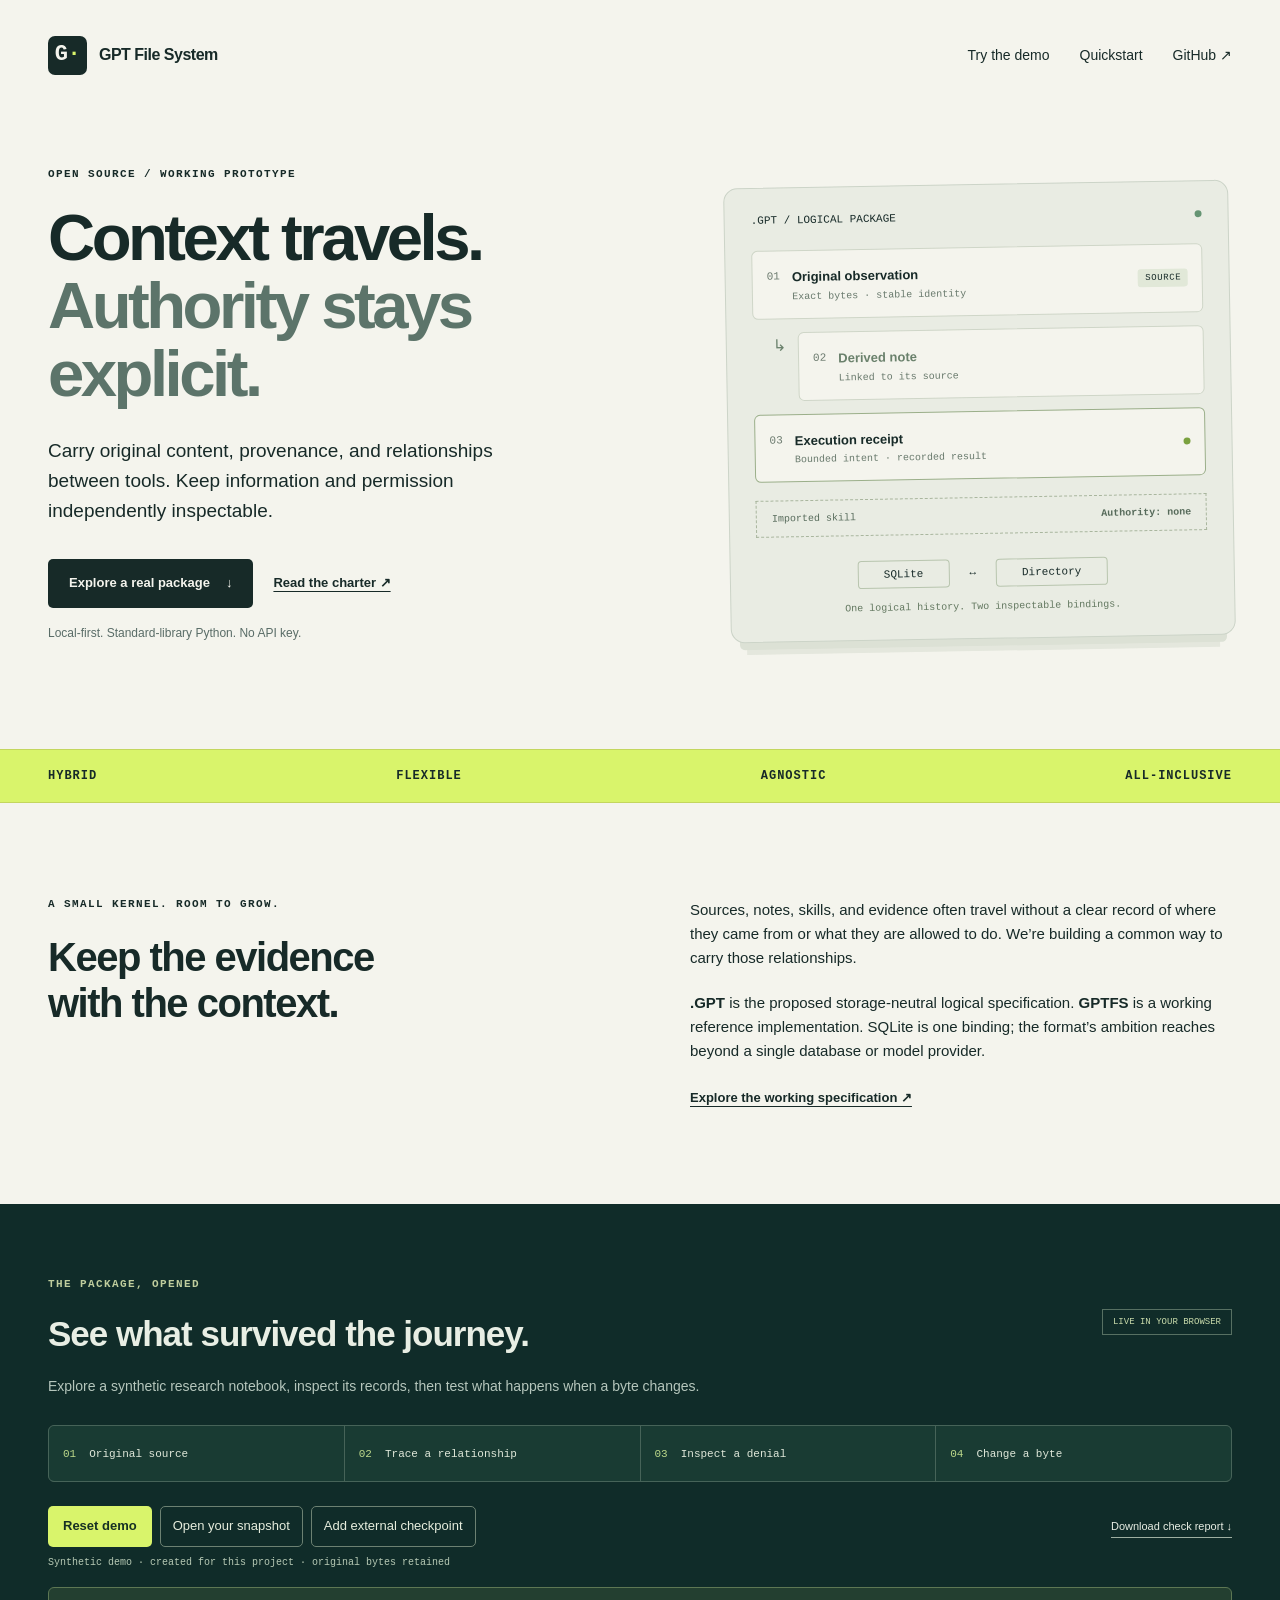
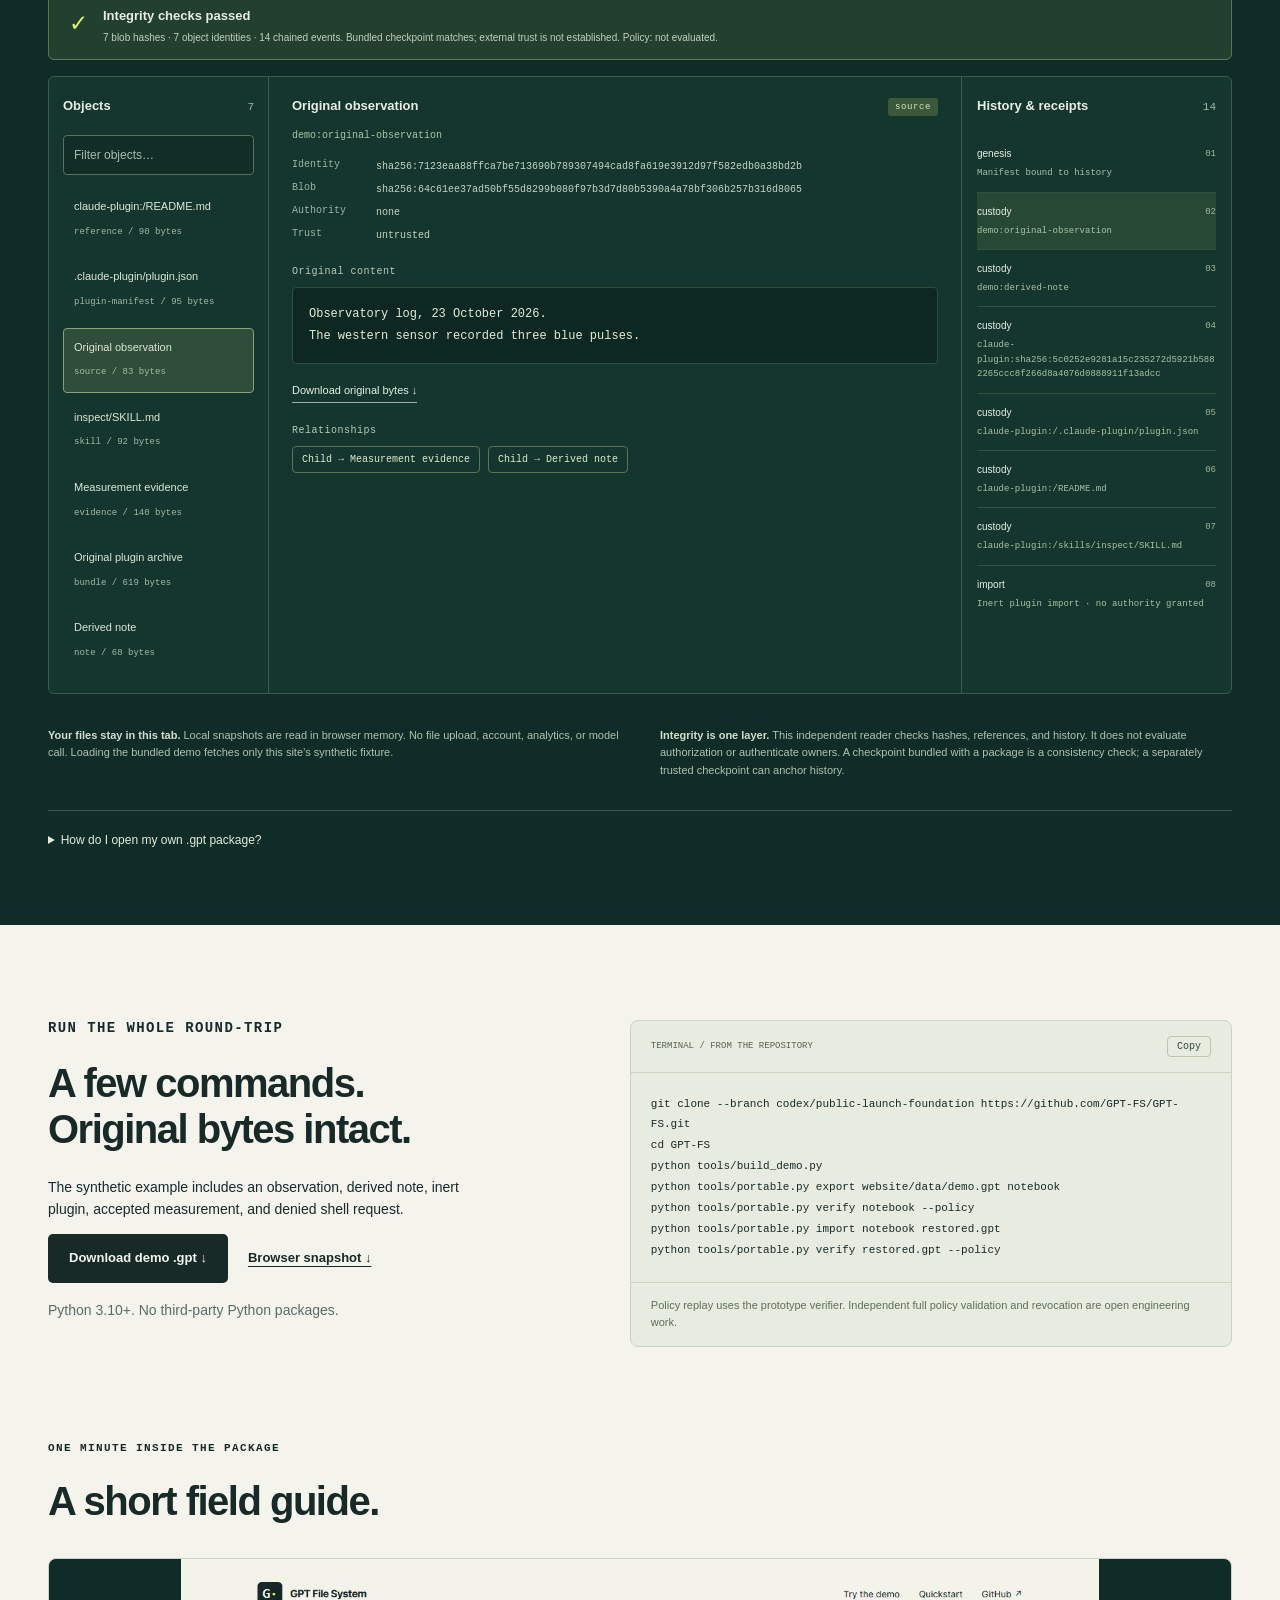
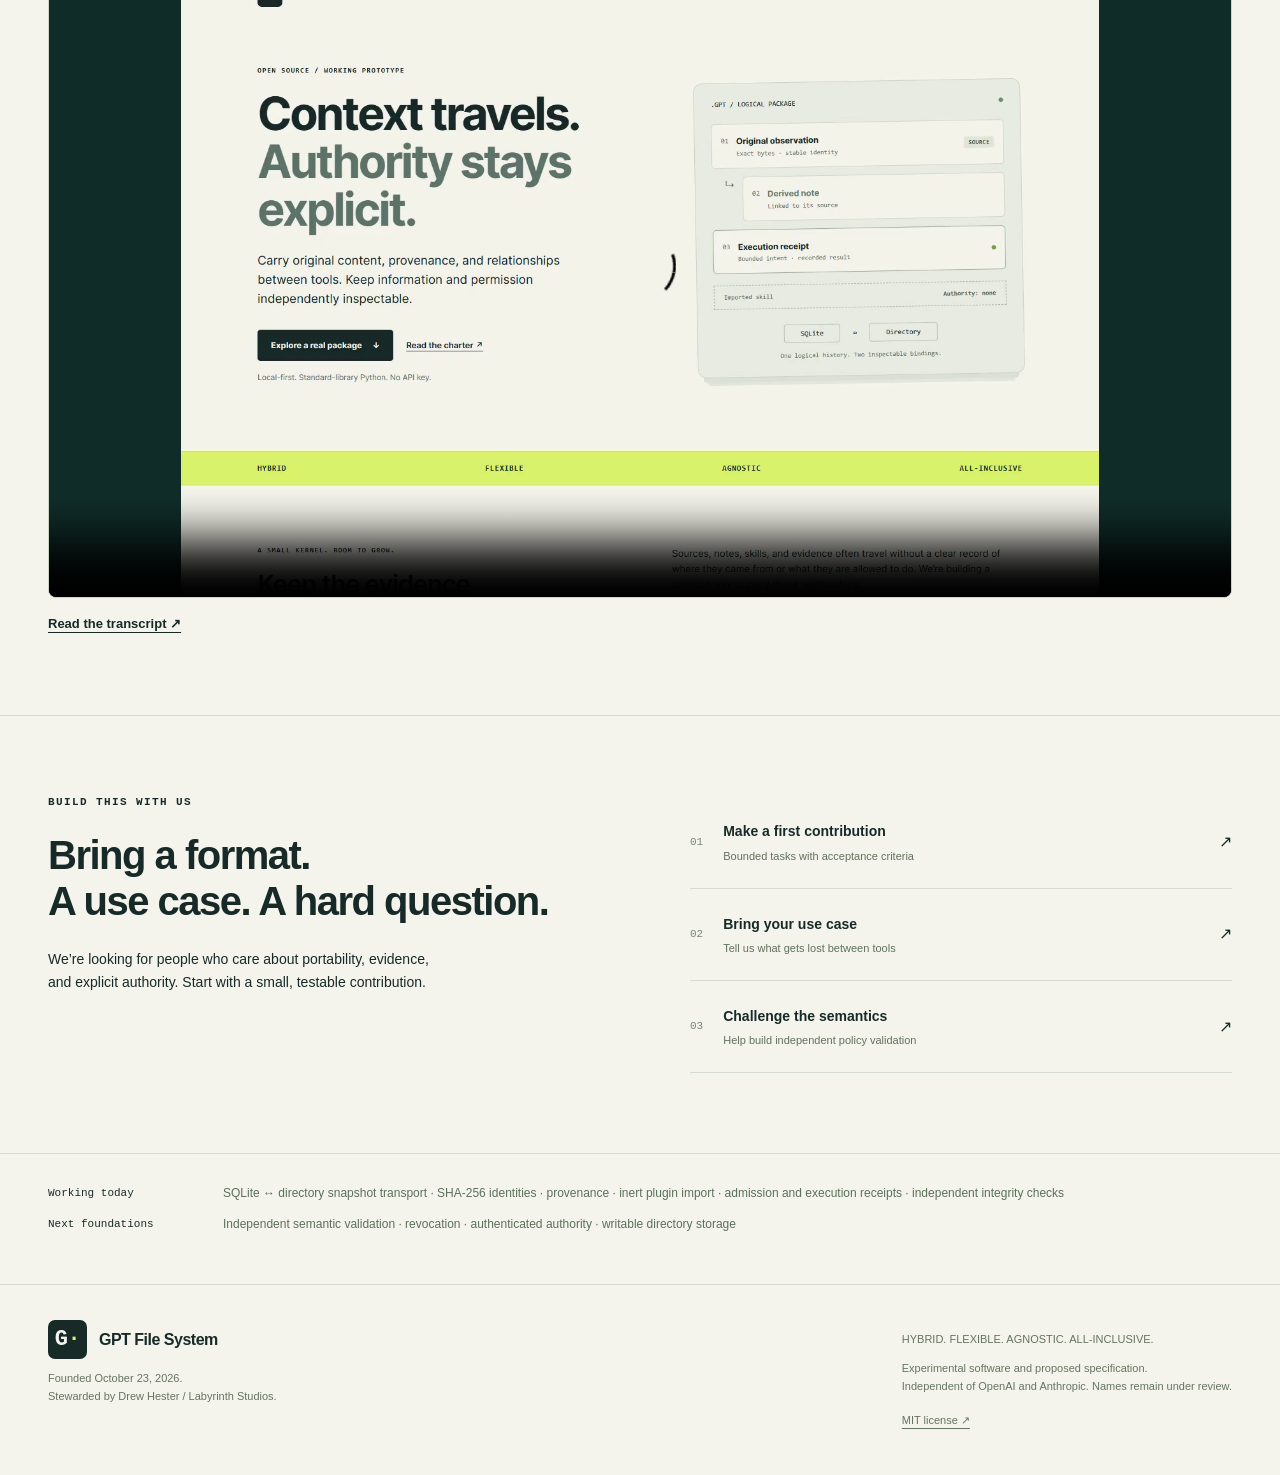
<file: index.html>
<!doctype html>
<html lang="en">
<head>
  <meta charset="utf-8">
  <meta name="viewport" content="width=device-width,initial-scale=1">
  <meta name="description" content="Portable context and provenance, with explicit authority boundaries. Explore the GPT File System working prototype and storage-neutral .GPT proposal.">
  <meta name="referrer" content="no-referrer">
  <meta http-equiv="Content-Security-Policy" content="default-src 'self'; script-src 'self'; style-src 'self'; img-src 'self' data:; media-src 'self'; connect-src 'self'; object-src 'none'; base-uri 'none'; form-action 'none'">
  <meta property="og:title" content="GPT File System — Context travels. Authority stays explicit.">
  <meta property="og:description" content="A portable logical specification and local-first reference tools. Try the working demo, inspect provenance, and verify original bytes.">
  <meta property="og:image" content="https://gpt-fs.github.io/GPT-FS/social-preview.png">
  <meta property="og:url" content="https://gpt-fs.github.io/GPT-FS/">
  <meta name="twitter:card" content="summary_large_image">
  <title>GPT File System — Context travels.</title>
  <link rel="icon" href="mark.svg" type="image/svg+xml">
  <link rel="stylesheet" href="style.css">
  <script type="module" src="app.js"></script>
</head>
<body>
  <a class="skip" href="#main">Skip to content</a>
  <header class="masthead wrap">
    <a class="brand" href="#"><span class="mark" aria-hidden="true">G<span>·</span></span>GPT File System</a>
    <nav aria-label="Main navigation"><a href="#inspector">Try the demo</a><a href="#start">Quickstart</a><a href="https://github.com/GPT-FS/GPT-FS">GitHub <span aria-hidden="true">↗</span></a></nav>
  </header>
  <main id="main">
    <section class="hero wrap" aria-labelledby="hero-title">
      <div class="hero-copy"><p class="eyebrow">OPEN SOURCE / WORKING PROTOTYPE</p>
        <h1 id="hero-title">Context travels.<br><span>Authority stays<br class="desktop-break"> explicit.</span></h1>
        <p class="intro">Carry original content, provenance, and relationships between tools. Keep information and permission independently inspectable.</p>
        <div class="actions"><a class="button primary" href="#inspector">Explore a real package <span aria-hidden="true">↓</span></a><a class="text-link" href="https://github.com/GPT-FS/GPT-FS/blob/main/CHARTER.md">Read the charter ↗</a></div>
        <p class="small-note">Local-first. Standard-library Python. No API key.</p>
      </div>
      <div class="package-diagram" aria-label="One logical package, multiple storage bindings. Original source connects to a derived note and receipt. Imported skill text has no authority.">
        <div class="diagram-top"><span class="mono">.GPT / LOGICAL PACKAGE</span><span class="dot"></span></div>
        <div class="diagram-record"><span class="record-icon">01</span><div><strong>Original observation</strong><small>Exact bytes · stable identity</small></div><span class="pill">SOURCE</span></div>
        <div class="diagram-branch"><span>↳</span><div class="diagram-record"><span class="record-icon">02</span><div><strong>Derived note</strong><small>Linked to its source</small></div></div></div>
        <div class="diagram-record receipt"><span class="record-icon">03</span><div><strong>Execution receipt</strong><small>Bounded intent · recorded result</small></div><span class="status-dot"></span></div>
        <div class="boundary"><span>Imported skill</span><strong>Authority: none</strong></div>
        <div class="diagram-bindings"><span>SQLite</span><b aria-hidden="true">↔</b><span>Directory</span></div>
        <p class="diagram-caption">One logical history. Two inspectable bindings.</p>
      </div>
    </section>
    <div class="principles"><div class="wrap"><span>HYBRID</span><span>FLEXIBLE</span><span>AGNOSTIC</span><span>ALL-INCLUSIVE</span></div></div>
    <section class="explanation wrap" aria-labelledby="why-title">
      <div><p class="eyebrow">A SMALL KERNEL. ROOM TO GROW.</p><h2 id="why-title">Keep the evidence<br>with the context.</h2></div>
      <div><p>Sources, notes, skills, and evidence often travel without a clear record of where they came from or what they are allowed to do. We’re building a common way to carry those relationships.</p><p><strong>.GPT</strong> is the proposed storage-neutral logical specification. <strong>GPTFS</strong> is a working reference implementation. SQLite is one binding; the format’s ambition reaches beyond a single database or model provider.</p><a class="text-link" href="https://github.com/GPT-FS/GPT-FS/blob/main/SPEC.md">Explore the working specification ↗</a></div>
    </section>
    <section class="inspector-section" id="inspector" aria-labelledby="inspector-title">
      <div class="wrap">
        <div class="section-heading"><div><p class="eyebrow">THE PACKAGE, OPENED</p><h2 id="inspector-title">See what survived the journey.</h2></div><span class="badge">LIVE IN YOUR BROWSER</span></div>
        <p class="section-lead">Explore a synthetic research notebook, inspect its records, then test what happens when a byte changes.</p>
        <div class="demo-steps" aria-label="Guided demo"><button data-step="source" class="step">01 <span>Original source</span></button><button data-step="note" class="step">02 <span>Trace a relationship</span></button><button data-step="denial" class="step">03 <span>Inspect a denial</span></button><button id="tamper" class="step">04 <span>Change a byte</span></button></div>
        <div class="inspector-toolbar"><div class="actions"><button id="load-demo" class="button light">Reset demo</button><label class="button outline" for="snapshot-file">Open your snapshot</label><input id="snapshot-file" type="file" accept=".json,application/json" class="file-input"><label class="button outline" for="checkpoint-file">Add external checkpoint</label><input id="checkpoint-file" type="file" accept=".json,application/json" class="file-input"></div><button id="download-report" class="text-button">Download check report ↓</button></div>
        <p id="load-status" class="load-status" role="status" aria-live="polite">Loading the synthetic demo…</p>
        <div id="verification" class="verification" aria-live="polite"><span class="verify-symbol" aria-hidden="true">○</span><div><strong id="verify-title">Waiting for integrity checks</strong><p id="verify-detail">Original byte hashes, relationship targets, event chain, and checkpoint consistency.</p></div></div>
        <div class="inspector-grid"><aside class="object-panel"><div class="panel-heading"><h3>Objects</h3><span id="object-count" class="mono">—</span></div><label class="sr-only" for="object-search">Filter objects by type, origin, or identity</label><input id="object-search" type="search" placeholder="Filter objects…" autocomplete="off"><div id="object-list" class="object-list"></div></aside>
          <div class="detail-panel"><div class="panel-heading"><h3 id="object-title">Choose an object</h3><span id="object-type" class="pill">DATA</span></div><p id="object-origin" class="object-origin"></p><dl id="object-meta" class="object-meta"></dl><h4>Original content</h4><pre id="object-content" class="content-preview">Your object’s exact content appears here.</pre><button id="download-object" class="text-button">Download original bytes ↓</button><h4>Relationships</h4><div id="relationships" class="relationships"></div></div>
          <div class="ledger-panel"><div class="panel-heading"><h3>History & receipts</h3><span id="event-count" class="mono">—</span></div><div id="ledger" class="ledger"></div></div>
        </div>
        <div class="inspector-footnotes"><p><strong>Your files stay in this tab.</strong> Local snapshots are read in browser memory. No file upload, account, analytics, or model call. Loading the bundled demo fetches only this site’s synthetic fixture.</p><p><strong>Integrity is one layer.</strong> This independent reader checks hashes, references, and history. It does not evaluate authorization or authenticate owners. A checkpoint bundled with a package is a consistency check; a separately trusted checkpoint can anchor history.</p></div>
        <details class="export-help"><summary>How do I open my own .gpt package?</summary><p>Export a browser snapshot locally with the Python tool, then choose “Open your snapshot.” Raw SQLite files are not opened directly by this inspector.</p><pre><code>python tools/browser_snapshot.py project.gpt project.snapshot.json --checkpoint project.checkpoint.json</code></pre><p>The checkpoint option is optional. Use “Add external checkpoint” to check a separately retained checkpoint. Browser input is limited to 32 MiB. See <a href="https://github.com/GPT-FS/GPT-FS/blob/main/COMPATIBILITY.md">compatibility and limitations</a>.</p></details>
      </div>
    </section>
    <section class="quickstart wrap" id="start" aria-labelledby="start-title"><div><p class="eyebrow">RUN THE WHOLE ROUND-TRIP</p><h2 id="start-title">A few commands.<br>Original bytes intact.</h2><p>The synthetic example includes an observation, derived note, inert plugin, accepted measurement, and denied shell request.</p><div class="actions"><a class="button primary" href="data/demo.gpt" download>Download demo .gpt ↓</a><a class="text-link" href="data/demo.snapshot.json" download>Browser snapshot ↓</a></div><p class="small-note">Python 3.10+. No third-party Python packages.</p></div><div class="code-card"><div class="code-heading"><span class="mono">TERMINAL / FROM THE REPOSITORY</span><button id="copy-quickstart">Copy</button></div><pre><code id="quickstart-code">git clone --branch codex/public-launch-foundation https://github.com/GPT-FS/GPT-FS.git
cd GPT-FS
python tools/build_demo.py
python tools/portable.py export website/data/demo.gpt notebook
python tools/portable.py verify notebook --policy
python tools/portable.py import notebook restored.gpt
python tools/portable.py verify restored.gpt --policy</code></pre><p>Policy replay uses the prototype verifier. Independent full policy validation and revocation are open engineering work.</p></div></section>
    <section class="walkthrough wrap" id="walkthrough"><div class="section-heading"><div><p class="eyebrow">ONE MINUTE INSIDE THE PACKAGE</p><h2>A short field guide.</h2></div></div><video controls preload="none" poster="walkthrough-poster.png" aria-label="GPT File System inspector walkthrough"><source src="walkthrough.mp4" type="video/mp4"><track kind="captions" src="walkthrough.vtt" srclang="en" label="English" default>Your browser does not support video. Read the <a href="walkthrough.txt">walkthrough transcript</a>.</video><a class="text-link" href="walkthrough.txt">Read the transcript ↗</a></section>
    <section class="contribute wrap" id="contribute"><div><p class="eyebrow">BUILD THIS WITH US</p><h2>Bring a format.<br>A use case. A hard question.</h2><p>We’re looking for people who care about portability, evidence, and explicit authority. Start with a small, testable contribution.</p></div><div class="contribution-links"><a href="https://github.com/GPT-FS/GPT-FS/issues?q=is%3Aopen+label%3A%22good+first+issue%22"><span>01</span><div><strong>Make a first contribution</strong><small>Bounded tasks with acceptance criteria</small></div><b aria-hidden="true">↗</b></a><a href="https://github.com/GPT-FS/GPT-FS/discussions"><span>02</span><div><strong>Bring your use case</strong><small>Tell us what gets lost between tools</small></div><b aria-hidden="true">↗</b></a><a href="https://github.com/GPT-FS/GPT-FS/issues/3"><span>03</span><div><strong>Challenge the semantics</strong><small>Help build independent policy validation</small></div><b aria-hidden="true">↗</b></a></div></section>
    <section class="status-strip wrap"><h3>Working today</h3><p>SQLite ↔ directory snapshot transport · SHA-256 identities · provenance · inert plugin import · admission and execution receipts · independent integrity checks</p><h3>Next foundations</h3><p>Independent semantic validation · revocation · authenticated authority · writable directory storage</p></section>
  </main>
  <footer class="wrap"><div><a class="brand" href="#"><span class="mark" aria-hidden="true">G<span>·</span></span>GPT File System</a><p>Founded October 23, 2026.<br>Stewarded by Drew Hester / Labyrinth Studios.</p></div><div><p>HYBRID. FLEXIBLE. AGNOSTIC. ALL-INCLUSIVE.</p><p>Experimental software and proposed specification.<br>Independent of OpenAI and Anthropic. Names remain under review.</p><a href="https://github.com/GPT-FS/GPT-FS/blob/main/LICENSE">MIT license ↗</a></div></footer>
</body>
</html>
</file>
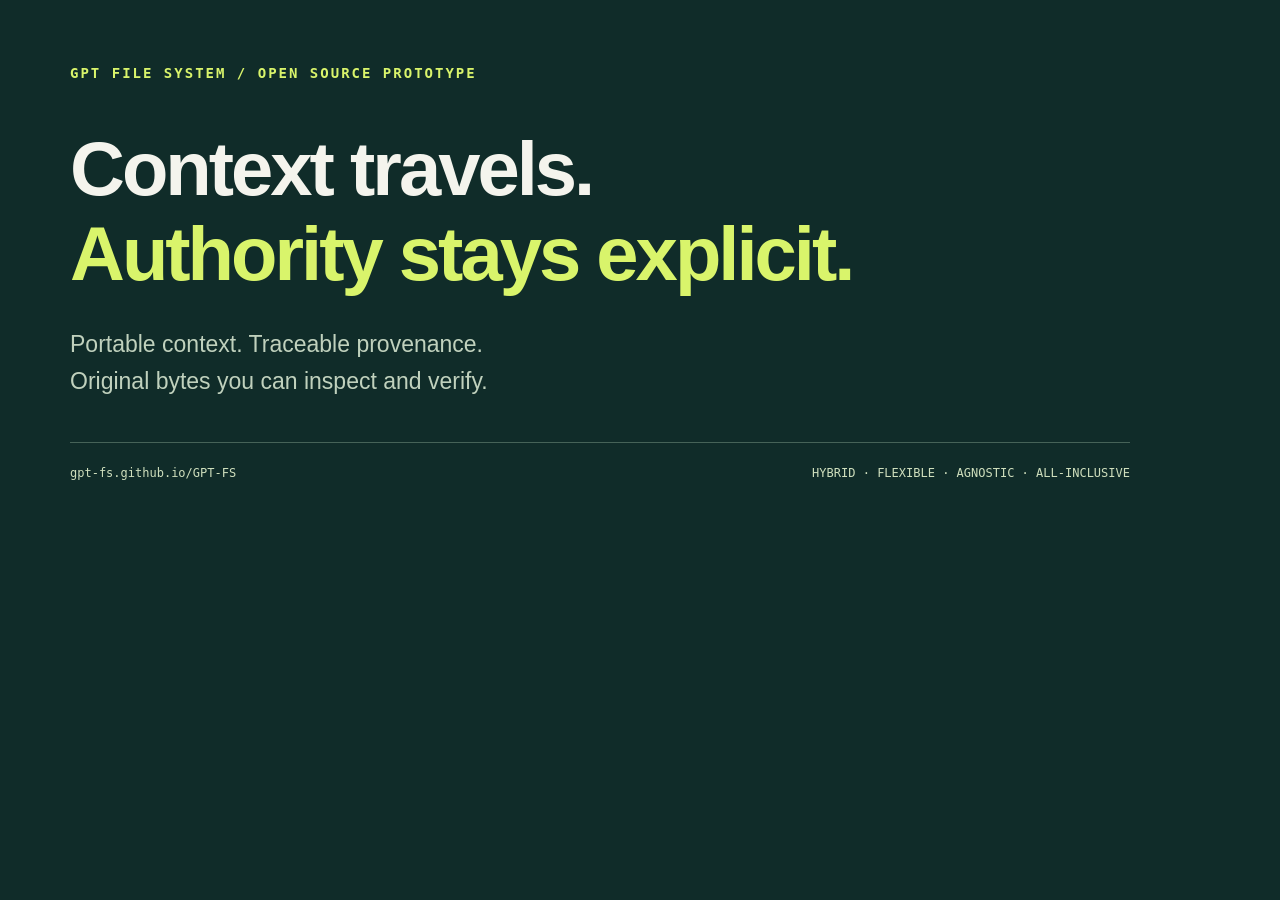
<file: social.html>
<!doctype html><html lang="en"><head><meta charset="utf-8"><meta name="viewport" content="width=device-width,initial-scale=1"><link rel="icon" href="mark.svg" type="image/svg+xml"><title>GPT File System share card</title><link rel="stylesheet" href="style.css"><link rel="stylesheet" href="social.css"></head><body class="social-card"><p class="eyebrow">GPT FILE SYSTEM / OPEN SOURCE PROTOTYPE</p><h1>Context travels.<br><span>Authority stays explicit.</span></h1><p class="social-description">Portable context. Traceable provenance.<br>Original bytes you can inspect and verify.</p><div class="social-bottom"><span>gpt-fs.github.io/GPT-FS</span><span>HYBRID · FLEXIBLE · AGNOSTIC · ALL-INCLUSIVE</span></div></body></html>
</file>
<file: style.css>
@charset "UTF-8";
:root{--paper:#f4f4ed;--ink:#172a28;--muted:#596c67;--line:#d5dbd2;--green:#d9f46b;--deep:#102c29;--white:#fff;--mono:ui-monospace,SFMono-Regular,Consolas,monospace;--sans:Inter,Segoe UI,Arial,sans-serif}
*{box-sizing:border-box}html{scroll-behavior:smooth;scroll-padding-top:24px}body{margin:0;background:var(--paper);color:var(--ink);font-family:var(--sans);font-size:16px;line-height:1.6}a{color:inherit;text-underline-offset:4px}button,input{font:inherit}button,a,label{ -webkit-tap-highlight-color:transparent}button{cursor:pointer}button:disabled{cursor:wait;opacity:.5}a:focus-visible,button:focus-visible,input:focus-visible,summary:focus-visible,label:has(+input:focus-visible){outline:3px solid #768b28;outline-offset:5px}button:focus-visible,input:focus-visible{outline-color:#9abe46}.wrap{max-width:1296px;margin:auto;padding-left:48px;padding-right:48px}.masthead{display:flex;justify-content:space-between;align-items:center;min-height:110px;gap:30px}.brand{display:flex;align-items:center;gap:12px;font-weight:700;text-decoration:none;letter-spacing:-.5px}.mark{font-size:22px;display:inline-flex;align-items:center;justify-content:center;width:39px;height:39px;background:var(--ink);color:var(--paper);border-radius:7px;font-family:var(--mono)}.mark span{color:var(--green)}nav{display:flex;gap:30px;font-size:14px}nav a{text-decoration:none}.hero{display:grid;grid-template-columns:1.2fr 1fr;gap:72px;align-items:center;padding-top:58px;padding-bottom:94px}.eyebrow{font:11px var(--mono);letter-spacing:1.4px;font-weight:600;margin:0 0 24px}.hero h1{font-size:clamp(48px,5.1vw,72px);line-height:1.04;letter-spacing:-3.5px;font-weight:650;margin:0 0 28px}.hero h1 span{color:#5c746a}.intro{font-size:19px;max-width:510px;line-height:1.6;margin:0 0 32px}.actions{display:flex;gap:20px;align-items:center;flex-wrap:wrap}.button{display:inline-flex;align-items:center;justify-content:center;gap:16px;border:1px solid transparent;padding:13px 20px;border-radius:5px;font-size:13px;font-weight:650;text-decoration:none;min-height:46px;cursor:pointer}.primary{background:var(--ink);color:var(--paper)}.primary:hover{background:#30534a}.text-link{font-size:13px;font-weight:600}.small-note{font-size:12px;color:var(--muted);margin-top:16px}.package-diagram{background:#e9ece3;border:1px solid #ccd4c8;border-radius:14px;padding:26px;box-shadow:0 16px 0 -9px #dce1d5,0 28px 0 -16px #e4e7dd;transform:rotate(-1deg)}.diagram-top{display:flex;justify-content:space-between;align-items:center;margin-bottom:24px}.mono{font:11px var(--mono)}.dot{width:7px;height:7px;border-radius:50%;background:#659473}.diagram-record{background:var(--paper);padding:16px 14px;display:flex;align-items:center;gap:12px;border:1px solid #cfd6c8;border-radius:6px}.diagram-record strong{display:block;font-size:13px}.diagram-record small{display:block;font:10px var(--mono);color:#68796c;margin-top:3px}.record-icon{font:11px var(--mono);color:#6b7a6e;align-self:flex-start;padding-top:3px}.pill{font:9px var(--mono);letter-spacing:.6px;background:#e1e8d8;padding:4px 7px;border-radius:3px;margin-left:auto;white-space:nowrap}.diagram-branch{display:flex;gap:12px;margin:13px 0 13px 20px;color:#6a816c}.diagram-branch>.diagram-record{flex:1}.receipt{border-color:#9baf8a}.status-dot{width:7px;height:7px;background:#7aa13f;border-radius:100%;margin-left:auto}.boundary{border:1px dashed #a9b69e;padding:12px 15px;margin:18px 0 25px;display:flex;justify-content:space-between;gap:10px;font:10px var(--mono);color:#566a5a}.diagram-bindings{display:flex;justify-content:center;gap:20px;align-items:center;font:11px var(--mono)}.diagram-bindings span{border:1px solid #b8c5ae;padding:7px 25px;border-radius:4px}.diagram-caption{text-align:center;font:10px var(--mono);color:#62775f;margin:14px 0 0}.principles{background:var(--green);border-top:1px solid #c3d65e;border-bottom:1px solid #c3d65e}.principles>.wrap{display:flex;justify-content:space-between;gap:15px;padding-top:19px;padding-bottom:19px;font:12px var(--mono);font-weight:700;letter-spacing:1px}.explanation{display:grid;grid-template-columns:1fr 1fr;gap:100px;padding-top:95px;padding-bottom:95px}h2{font-size:40px;line-height:1.15;letter-spacing:-1.5px;font-weight:600;margin:0 0 24px}.explanation p:not(.eyebrow){margin:0 0 21px;font-size:15px}.inspector-section{background:var(--deep);color:#e8eee4;padding:74px 0;scroll-margin-top:0}.section-heading{display:flex;justify-content:space-between;align-items:center;gap:25px}.inspector-section h2{font-size:35px;letter-spacing:-1px;margin-bottom:10px}.inspector-section .eyebrow{color:#bfcd9d}.badge{border:1px solid #577062;padding:7px 10px;font:9px var(--mono);color:#c9dbab;white-space:nowrap}.section-lead{font-size:14px;color:#b5c6bc;margin:10px 0 28px;max-width:730px}.demo-steps{display:grid;grid-template-columns:repeat(4,1fr);gap:1px;border:1px solid #466358;background:#466358;border-radius:6px;overflow:hidden}.step{border:0;border-radius:0;padding:17px 14px;background:#193b33;color:#bcd88a;display:flex;gap:13px;font:11px var(--mono);text-align:left;align-items:center;min-height:55px}.step span{color:#e0e8da}.step:hover{background:#2d5140}.inspector-toolbar{margin:24px 0 10px;display:flex;justify-content:space-between;gap:15px;align-items:center}.inspector-toolbar .actions{gap:8px}.light{background:var(--green);color:#173124;padding:9px 14px;min-height:39px}.outline{border-color:#6c8172;color:#e6eddd;padding:9px 12px;min-height:39px;font-weight:500}.outline:hover{background:#284d40}.file-input,.sr-only{position:absolute;width:1px;height:1px;padding:0;margin:-1px;overflow:hidden;clip:rect(0,0,0,0);white-space:nowrap;border:0}.text-button{background:none;border:0;border-bottom:1px solid #9eafa1;color:inherit;font-size:11px;line-height:1.7;padding:2px 0}.load-status{font:10px var(--mono);color:#b6c9b4;min-height:18px;margin:0 0 12px}.verification{display:flex;align-items:center;gap:15px;background:#233f30;border:1px solid #5d7753;border-radius:6px;padding:14px 20px;margin-bottom:16px}.verify-symbol{font-size:23px;color:var(--green)}.verification strong{font-size:13px}.verification p{font-size:10px;line-height:1.5;color:#c2d0b9;margin:3px 0 0}.verification.failed{background:#482d26;border-color:#aa7563}.failed .verify-symbol{color:#ffb79d}.failed p{color:#ffd5c1}.inspector-grid{display:grid;grid-template-columns:220px minmax(0,1fr) 270px;min-height:540px;border:1px solid #3d5a4a;border-radius:6px;overflow:hidden;background:#15362e}.object-panel{padding:19px 14px;border-right:1px solid #3d5a4a}.panel-heading{display:flex;justify-content:space-between;gap:12px;align-items:center;margin-bottom:18px}h3{font-size:13px;font-weight:600;margin:0}.panel-heading .mono{color:#a2bca4}.object-panel input{width:100%;padding:9px 10px;border:1px solid #57725e;background:#112d26;border-radius:4px;color:white;font-size:12px;min-height:40px}.object-panel input::placeholder{color:#a6bcae}.object-list{margin-top:12px;display:grid;gap:5px}.object-button{display:block;width:100%;text-align:left;border:1px solid transparent;background:none;border-radius:4px;padding:10px;color:#dbe7d6;overflow:hidden}.object-button strong{display:block;font-size:11px;font-weight:500;overflow-wrap:anywhere}.object-button small{font:9px var(--mono);color:#a4b9a3}.object-button[aria-pressed=true]{border-color:#8aa374;background:#2e4e39}.object-button:hover{background:#264836}.detail-panel{padding:19px 23px;min-width:0}.detail-panel .pill{background:#3c583b;color:#d6e5ba}.object-origin{font:10px var(--mono);color:#aac5a4;margin:-5px 0 18px;overflow-wrap:anywhere}.object-meta{font:10px var(--mono);margin:0 0 22px}.object-meta>div{display:grid;grid-template-columns:75px minmax(0,1fr);gap:9px;margin:7px 0}.object-meta dt{color:#99b6a2}.object-meta dd{margin:0;overflow-wrap:anywhere;color:#c4d4c2;line-height:1.6}.detail-panel h4{font:10px var(--mono);font-weight:500;letter-spacing:.5px;color:#bacbb8;margin:22px 0 10px}.content-preview{background:#0d2822;padding:16px;border:1px solid #2f4d3a;border-radius:4px;white-space:pre-wrap;overflow-wrap:anywhere;max-height:230px;overflow:auto;font:12px/1.8 var(--mono);margin:0 0 12px;color:#e4ebd8}.relationships{display:flex;gap:8px;flex-wrap:wrap;font-size:11px;color:#a8c0a5}.relationships button{border:1px solid #5c7655;border-radius:4px;padding:7px 9px;background:none;color:#deebcd;font:10px var(--mono);max-width:100%;overflow-wrap:anywhere}.ledger-panel{padding:19px 15px;border-left:1px solid #3d5a4a}.ledger{max-height:480px;overflow:auto;scrollbar-width:thin}.event{padding:11px 0;border-bottom:1px solid #30523f;font-size:10px}.event .event-heading{display:flex;align-items:center;justify-content:space-between;gap:8px}.event strong{font-size:10px;font-weight:500}.event small{color:#a3b69d;font:9px var(--mono)}.event p{color:#aac2a5;font:9px/1.6 var(--mono);margin:4px 0 0;overflow-wrap:anywhere}.event.denied strong,.event.denied p{color:#f1c1a3}.event.completed strong{color:#d3ec99}.event.focused{background:#284836;margin:0 -5px;padding:11px 5px}.inspector-footnotes{display:grid;grid-template-columns:1fr 1fr;gap:40px;margin-top:22px;font-size:11px;color:#afc2ad}.inspector-footnotes strong{color:#d4dfc8}.export-help{border-top:1px solid #3d5a4a;margin-top:20px;padding-top:20px;font-size:12px;color:#bbcdb3}.export-help summary{cursor:pointer;color:#e4ecd9}.export-help pre{white-space:pre-wrap;overflow-wrap:anywhere;font:11px/1.7 var(--mono);background:#0d2822;padding:15px;border-radius:4px}.quickstart{display:grid;grid-template-columns:1fr 1.2fr;gap:80px;padding-top:95px;padding-bottom:95px}.quickstart p{font-size:14px;max-width:420px}.code-card{background:#e8ebe0;border:1px solid #cbd4c2;border-radius:8px;align-self:center;overflow:hidden}.code-heading{display:flex;justify-content:space-between;align-items:center;padding:15px 20px;border-bottom:1px solid #cbd4c2}.code-heading .mono{font-size:9px;color:#54644e}.code-heading button{background:none;border:1px solid #bac6ad;border-radius:4px;padding:4px 9px;font:10px var(--mono);color:#354934}.code-card pre{padding:10px 20px;font:11px/1.9 var(--mono);white-space:pre-wrap;overflow-wrap:anywhere}.code-card p{border-top:1px solid #cbd4c2;max-width:100%;padding:14px 20px;margin:0;font-size:11px;color:#5d7056}.walkthrough{padding-bottom:80px}.walkthrough video{width:100%;max-height:640px;background:var(--deep);border-radius:8px;display:block;border:1px solid #ccd5c5;margin:10px 0 12px}.contribute{padding-top:80px;padding-bottom:80px;border-top:1px solid var(--line);display:grid;grid-template-columns:1fr 1fr;gap:100px}.contribute p:not(.eyebrow){font-size:14px;max-width:390px}.contribution-links a{display:flex;gap:20px;align-items:center;border-bottom:1px solid var(--line);padding:22px 0;text-decoration:none}.contribution-links a>span{font:11px var(--mono);color:#788775}.contribution-links strong{font-size:14px}.contribution-links small{font-size:11px;display:block;color:#60725b;margin-top:4px}.contribution-links b{margin-left:auto;font-weight:400}.status-strip{display:grid;grid-template-columns:140px 1fr;gap:12px 35px;border-top:1px solid var(--line);padding-top:30px;padding-bottom:50px}.status-strip h3{font:11px var(--mono);margin-top:3px}.status-strip p{margin:0;font-size:12px;color:#5b7059}footer{display:flex;justify-content:space-between;gap:40px;border-top:1px solid var(--line);padding-top:35px;padding-bottom:40px}footer p,footer a:not(.brand){font-size:11px;color:#65755f}.skip{position:absolute;top:-80px;background:var(--green);padding:10px;z-index:20}.skip:focus{top:5px}
@media(min-width:1500px){.hero{padding-top:85px;padding-bottom:110px}}
@media(max-width:1100px){.wrap{padding-left:30px;padding-right:30px}.hero{gap:35px}.hero h1{font-size:55px}.package-diagram{padding:20px}.inspector-grid{grid-template-columns:185px minmax(0,1fr)}.ledger-panel{grid-column:1/-1;border-left:0;border-top:1px solid #3d5a4a}.ledger{display:grid;grid-template-columns:repeat(3,minmax(0,1fr));gap:0 20px;max-height:270px}.explanation,.contribute{gap:50px}.quickstart{gap:40px}.badge{display:none}}
@media(max-width:740px){.wrap{padding-left:22px;padding-right:22px}.masthead{min-height:84px;gap:14px}.brand{font-size:14px;gap:8px}.mark{width:32px;height:32px;font-size:19px}nav{gap:15px;font-size:12px}nav a:nth-child(2){display:none}.hero{grid-template-columns:1fr;gap:45px;padding-top:30px;padding-bottom:55px}.hero h1{font-size:54px;letter-spacing:-2.8px}.desktop-break{display:none}.intro{font-size:17px}.package-diagram{max-width:490px;width:100%;transform:none}.principles>.wrap{font-size:9px;letter-spacing:.4px;padding-left:17px;padding-right:17px;gap:8px}.explanation{grid-template-columns:1fr;gap:15px;padding-top:60px;padding-bottom:60px}h2{font-size:34px}.inspector-section{padding-top:48px;padding-bottom:45px}.inspector-section h2{font-size:29px}.demo-steps{grid-template-columns:repeat(2,1fr)}.step{font-size:10px;gap:8px;padding:13px 10px}.inspector-toolbar{display:block}.inspector-toolbar .actions{gap:9px}.inspector-toolbar>.text-button{margin-top:15px}.button{font-size:12px}.outline,.light{font-size:11px;padding:8px 10px}.inspector-grid{grid-template-columns:1fr}.object-panel{border-right:0;border-bottom:1px solid #3d5a4a}.object-list{grid-template-columns:repeat(2,minmax(0,1fr));max-height:235px;overflow:auto}.object-button{min-height:55px;padding:8px}.object-button strong{font-size:10px}.detail-panel{padding:20px 15px}.ledger{grid-template-columns:repeat(2,minmax(0,1fr));max-height:290px}.verification{padding:12px;gap:10px;align-items:flex-start}.verification p{font-size:10px}.inspector-footnotes{grid-template-columns:1fr;gap:0}.quickstart,.contribute{grid-template-columns:1fr;gap:30px;padding-top:60px;padding-bottom:60px}.code-card pre{font-size:10px}.walkthrough{padding-bottom:50px}.status-strip{grid-template-columns:1fr;gap:8px}.status-strip p{margin-bottom:15px}footer{flex-direction:column;gap:20px}.section-heading{display:block}}
@media(prefers-reduced-motion:reduce){html{scroll-behavior:auto}}
</file>
<file: social.css>
.social-card{width:1200px;height:630px;padding:65px 70px;background:#102c29;color:#f4f4ed;overflow:hidden}.social-card .eyebrow{color:#d9f46b;font-size:14px;letter-spacing:2px;margin-bottom:45px}.social-card h1{font-size:76px;line-height:1.12;letter-spacing:-3px;margin:0 0 30px;font-weight:600}.social-card h1 span{color:#d9f46b}.social-description{font-size:23px;line-height:1.6;color:#c0d1bd}.social-bottom{border-top:1px solid #466358;margin-top:42px;padding-top:23px;display:flex;justify-content:space-between;font:12px var(--mono);color:#cfdfbd}
</file>
